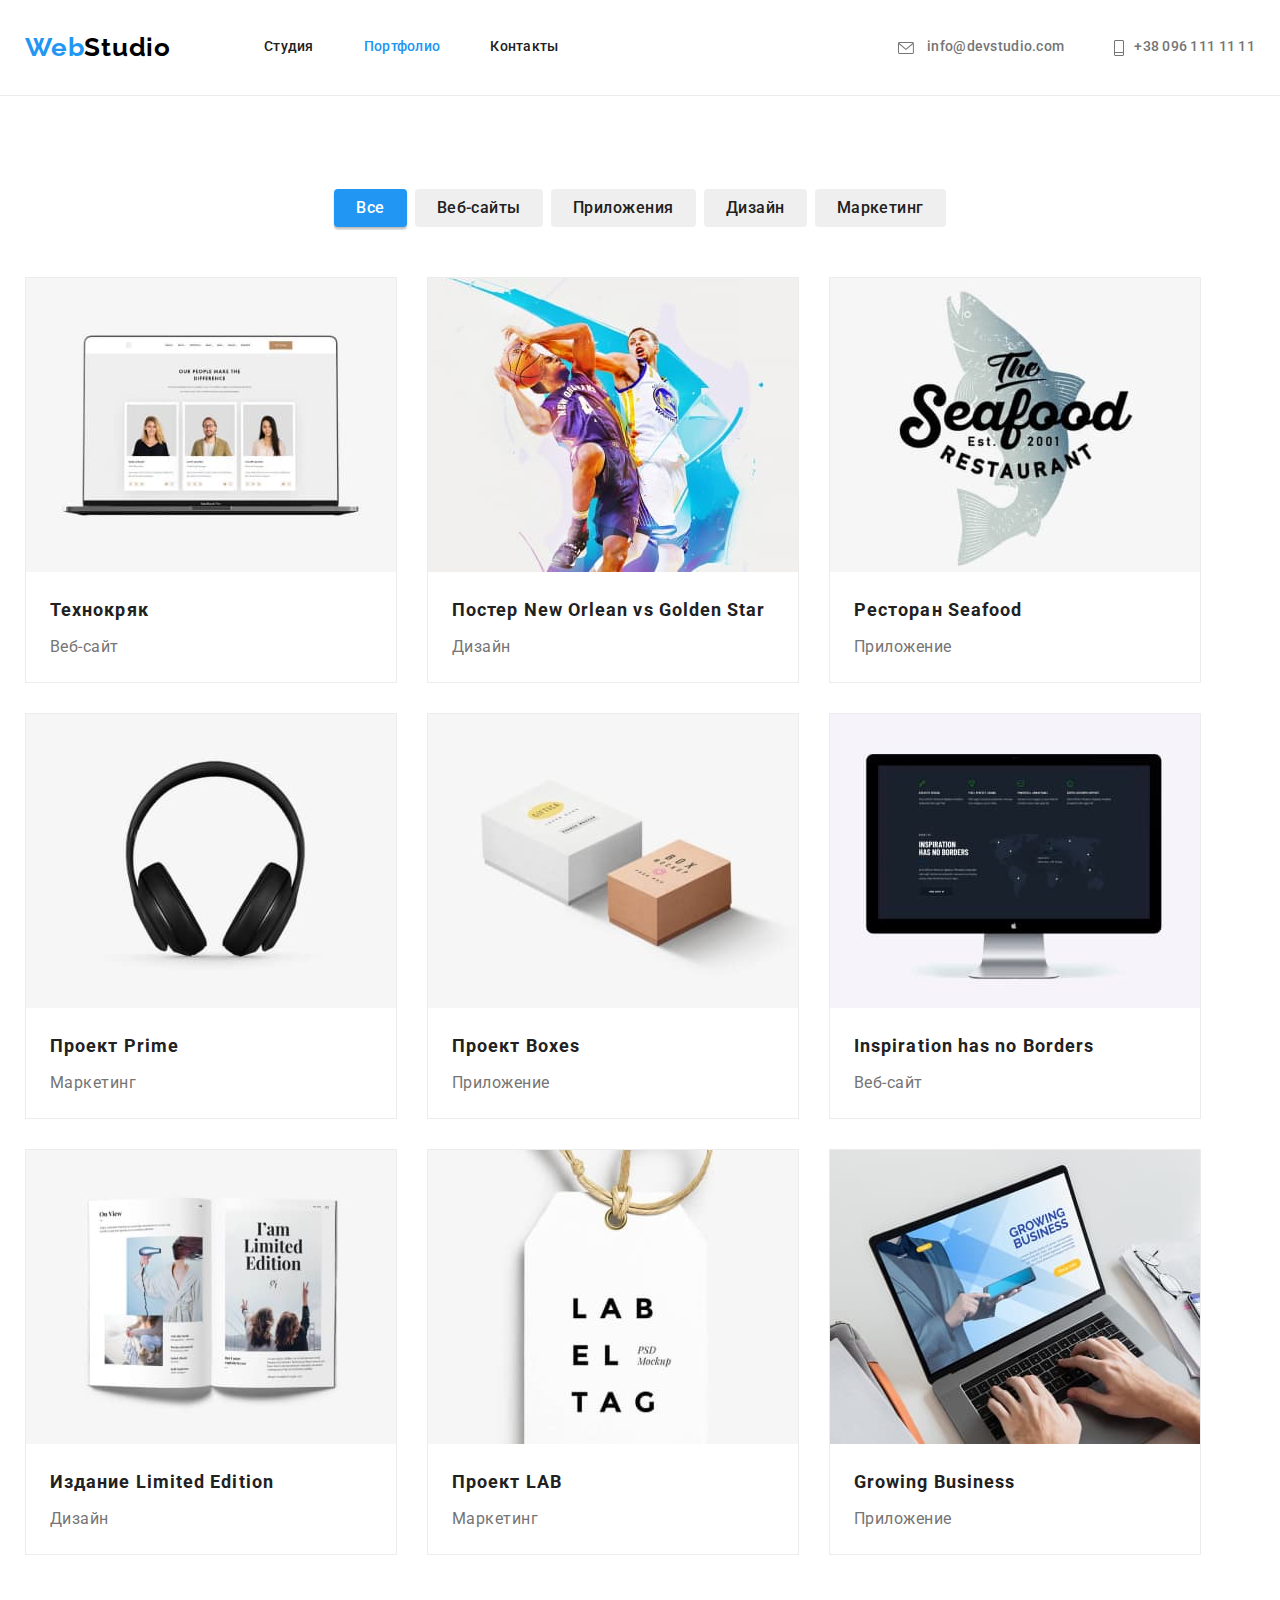
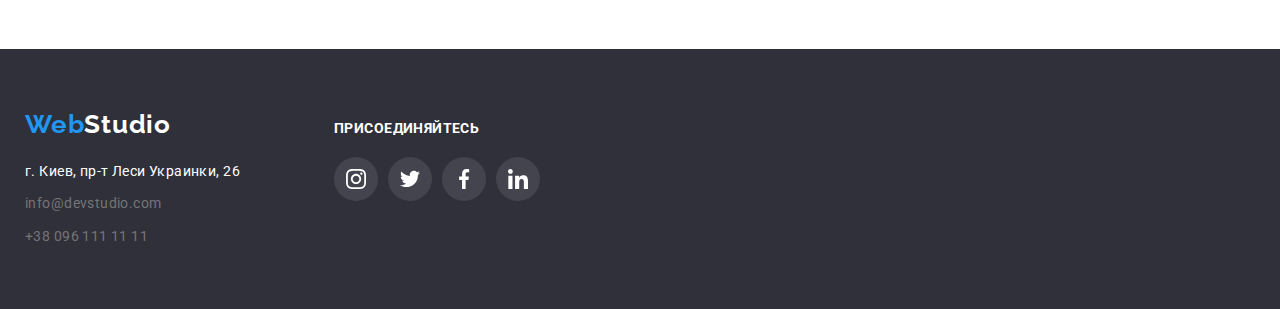
<file: portfolio.html>
<!DOCTYPE html>
<html lang="en">
  <head>
    <meta charset="UTF-8" />
    <meta http-equiv="X-UA-Compatible" content="IE=edge" />
    <meta name="viewport" content="width=device-width, initial-scale=1.0" />
    <title>Портфолиоt</title>
    <link rel="preconnect" href="https://fonts.googleapis.com" />
    <link rel="preconnect" href="https://fonts.gstatic.com" crossorigin />
    <link
      href="https://fonts.googleapis.com/css2?family=Raleway:wght@700&family=Roboto:wght@400;500;700;900&display=swap"
      rel="stylesheet"
    />
    <link
      rel="stylesheet"
      href="https://cdnjs.cloudflare.com/ajax/libs/modern-normalize/1.1.0/modern-normalize.min.css"
      integrity="sha512-wpPYUAdjBVSE4KJnH1VR1HeZfpl1ub8YT/NKx4PuQ5NmX2tKuGu6U/JRp5y+Y8XG2tV+wKQpNHVUX03MfMFn9Q=="
      crossorigin="anonymous"
      referrerpolicy="no-referrer"
    />
    <link rel="stylesheet" href="./css/reset.css" />
    <link rel="stylesheet" href="./css/style.css" />
  </head>
  <body>
    <!-- Header -->

    <header class="header">
      <div class="container">
        <!-- Navigation -->
        <a class="header-logo" href="./index.html">Web<span class="logo">Studio</span></a>
        <nav class="header-navigation">
          <ul class="header-list nav">
            <li class="header-item">
              <a class="header-link" href="./index.html">Студия</a>
            </li>
            <li class="header-item">
              <a class="header-link current" href="./portfolio.html">Портфолио</a>
            </li>
            <li class="header-item">
              <a class="header-link" href="">Контакты</a>
            </li>
          </ul>
        </nav>
        <!-- Contacts -->
        <ul class="header-contacts">
          <li class="header-item contact">
            <a class="contacts-item" href="mailto:info@devstudio.com">
              <svg class="contacts-email">
                <use href="./images/icon.svg#icon-email"></use>
              </svg>
              info@devstudio.com</a
            >
          </li>
          <li class="header-item contact">
            <a class="contacts-item" href="tel:+380961111111"
              ><svg class="contacts-phone">
                <use href="./images/icon.svg#icon-phone"></use></svg
              >+38 096 111 11 11</a
            >
          </li>
        </ul>
      </div>
    </header>
    <main>
      <section class="section">
        <h1 class="hidden-title">Портфолио</h1>
        <div class="container">
          <ul class="section-filter">
            <li class="item">
              <button class="filter button-filter current" type="button">Все</button>
            </li>
            <li class="item">
              <button class="filter button-filter" type="button">Веб-сайты</button>
            </li>
            <li class="item">
              <button class="filter button-filter" type="button">Приложения</button>
            </li>
            <li class="item"><button class="filter button-filter" type="button">Дизайн</button></li>
            <li class="item">
              <button class="filter button-filter" type="button">Маркетинг</button>
            </li>
          </ul>
          <ul class="portfolio-list">
            <li class="item">
              <a class="portfolio-link" href="">
                <img class="img" src="./images/img-8.jpg" width="370" alt="Технокряк" />

                <div class="cards">
                  <h2 class="portfolio-title">Технокряк</h2>
                  <p class="portfolio-item">Веб-сайт</p>
                </div>
              </a>
            </li>
            <li class="item cover">
              <a class="portfolio-link" href="">
                <img
                  class="img"
                  src="./images/img-7.jpg"
                  width="370"
                  alt="Постер New Orlean vs Golden Star"
                />

                <div class="cards">
                  <h2 class="portfolio-title">Постер New Orlean vs Golden Star</h2>
                  <p class="portfolio-item">Дизайн</p>
                </div>
              </a>
            </li>
            <li class="item">
              <a class="portfolio-link" href="">
                <img class="img" src="./images/img-6.jpg" width="370" alt="Ресторан Seafood" />

                <div class="cards">
                  <h2 class="portfolio-title">Ресторан Seafood</h2>
                  <p class="portfolio-item">Приложение</p>
                </div>
              </a>
            </li>
            <li class="item">
              <a class="portfolio-link" href="">
                <img class="img" src="./images/img-5.jpg" width="370" alt="Проект Prime" />

                <div class="cards">
                  <h2 class="portfolio-title">Проект Prime</h2>
                  <p class="portfolio-item">Маркетинг</p>
                </div>
              </a>
            </li>
            <li class="item">
              <a class="portfolio-link" href="">
                <img class="img" src="./images/img-4.jpg" width="370" alt="Проект Boxes" />

                <div class="cards">
                  <h2 class="portfolio-title">Проект Boxes</h2>
                  <p class="portfolio-item">Приложение</p>
                </div>
              </a>
            </li>
            <li class="item">
              <a class="portfolio-link" href="">
                <img
                  class="img"
                  src="./images/img-3.jpg"
                  width="370"
                  alt="Inspiration has no Borders"
                />

                <div class="cards">
                  <h2 class="portfolio-title">Inspiration has no Borders</h2>
                  <p class="portfolio-item">Веб-сайт</p>
                </div>
              </a>
            </li>
            <li class="item">
              <a class="portfolio-link" href="">
                <img
                  class="img"
                  src="./images/img-2.jpg"
                  width="370"
                  alt="Издание Limited Edition"
                />

                <div class="cards">
                  <h2 class="portfolio-title">Издание Limited Edition</h2>
                  <p class="portfolio-item">Дизайн</p>
                </div>
              </a>
            </li>
            <li class="item">
              <a class="portfolio-link" href="">
                <img class="img" src="./images/img-1.jpg" width="370" alt="Проект LAB" />

                <div class="cards">
                  <h2 class="portfolio-title">Проект LAB</h2>
                  <p class="portfolio-item">Маркетинг</p>
                </div>
              </a>
            </li>
            <li class="item">
              <a class="portfolio-link" href="">
                <img class="img" src="./images/img.jpg" width="370" alt="Growing Business" />

                <div class="cards">
                  <h2 class="portfolio-title">Growing Business</h2>
                  <p class="portfolio-item">Приложение</p>
                </div>
              </a>
            </li>
          </ul>
        </div>
      </section>
    </main>
    <!-- Footer -->

    <footer class="footer">
      <div class="container">
        <div class="footer-section">
          <div>
            <a class="header-logo item" href="./index.html"
              >Web<span class="footer-logo">Studio</span></a
            >

            <address>
              <ul class="footer-contacts">
                <li><p class="address-title">г. Киев, пр-т Леси Украинки, 26</p></li>
                <li>
                  <a class="footer-item" href="mailto:info@devstudio.com">info@devstudio.com</a>
                </li>
                <li>
                  <a class="footer-item" href="tel:+380961111111">+38 096 111 11 11</a>
                </li>
              </ul>
            </address>
          </div>
          <div class="social-section">
            <h2 class="section-title social-footer">присоединяйтесь</h2>
            <ul class="footer-social">
              <li class="social-item">
                <a class="social-link footer-social" href="">
                  <svg class="social links" width="20" height="20">
                    <use href="./images/icon.svg#icon-instagram"></use>
                  </svg>
                </a>
              </li>
              <li class="social-item">
                <a class="social-link footer-social" href="">
                  <svg class="social links" width="20" height="20">
                    <use href="./images/icon.svg#icon-twitter"></use>
                  </svg>
                </a>
              </li>
              <li class="social-item">
                <a class="social-link footer-social" href="">
                  <svg class="social links" width="20" height="20">
                    <use href="./images/icon.svg#icon-facebook"></use>
                  </svg>
                </a>
              </li>
              <li class="social-item">
                <a class="social-link footer-social" href="">
                  <svg class="social links" width="20" height="20">
                    <use href="./images/icon.svg#icon-linkedin"></use>
                  </svg>
                </a>
              </li>
            </ul>
          </div>
        </div>
      </div>
    </footer>
  </body>
</html>
</file>
<file: css/style.css>
:root {
  --main-text-color: #757575;
  --secondary-text-color: #212121;
  --accent-text-color: #2196f3;
  --main-color: #ffffff;
  --border-main-color: #ececec;
  --bgc-second-color: #2f303a;
  --color-section: #f5f4fa;
  --logo-color: #000000;
  --svg-main-color: #afb1b8;
  --svg-bg-footer: #43444d;
}

body {
  font-family: 'Roboto', sans-serif;
  font-weight: 400;
  font-style: normal;
  font-size: 14px;
  color: var(--main-text-color);
  background-color: var(--main-color);
}
.title-section {
  font-weight: 700;
  font-size: 36px;
  line-height: 1.16;
  text-align: center;
  letter-spacing: 0.03em;
  color: var(--secondary-text-color);
}

.container {
  width: 1230px;
  padding: 0 15px;
  margin-left: auto;
  margin-right: auto;
}

/* *------------------------------- Header------------------------- */

.header {
  border-bottom: 1px solid var(--border-main-color);
}
.header .container {
  display: flex;
  align-items: center;
}

.header-navigation {
  font-weight: 500;
  font-size: 14px;
  line-height: 1.14;
  letter-spacing: 0.02em;
}

/* Logo+Navigation */

.header-logo {
  display: block;
  margin-right: 93px;
  padding-top: 32px;
  padding-bottom: 32px;

  font-family: 'Raleway';
  font-weight: 700;
  font-size: 26px;
  line-height: 1.19;
  letter-spacing: 0.03em;
  color: var(--accent-text-color);
}
.logo {
  color: var(--logo-color);
}
.header-list {
  display: flex;
}

.header-list .header-item:not(:last-child) {
  margin-right: 50px;
}
.header-list .header-link {
  display: block;
  color: var(--secondary-text-color);
  padding-top: 32px;
  padding-bottom: 32px;
}
.header-list.header-link:focus,
.header-link:hover {
  color: var(--accent-text-color);
}
.header-navigation .header-link.current {
  color: var(--accent-text-color);
}

/* *-------------------------- Contacts -----------------------*/
.header-contacts {
  margin-left: auto;
  display: flex;
  align-items: baseline;

  font-weight: 500;
  font-size: 14px;
  line-height: 1.14;
  letter-spacing: 0.02em;
}
.header-contacts .contact:not(:last-child) {
  margin-right: 50px;
}
.contacts-item {
  fill: currentColor;
}
.contacts-email {
  width: 16px;
  height: 12px;
  vertical-align: middle;

  margin-right: 10px;
}
.contacts-phone {
  width: 10px;
  height: 16px;
  margin-right: 10px;
  vertical-align: middle;
}

.header-contacts .contacts-item {
  display: block;
  padding-top: 32px;
  padding-bottom: 32px;
  color: var(--main-text-color);
}
.header-contacts.contacts-item:focus,
.contacts-item:hover {
  color: var(--accent-text-color);
}

/* *------------------------- Hero--------------------- */

.main-hero {
  background-color: var(--bgc-second-color);

  padding: 200px 0;
  max-width: 1600px;
  height: 600px;

  margin-left: auto;
  margin-right: auto;
  background-image: linear-gradient(to right, rgba(47, 48, 58, 0.4), rgba(47, 48, 58, 0.4)),
    url(../images/hero.jpg);

  text-align: center;
}
.hero-title {
  margin-bottom: 30px;

  font-weight: 900;
  font-size: 44px;
  line-height: 1.36;
  text-transform: uppercase;
  color: var(--main-color);
}

/* Button */

.button {
  font-family: inherit;
  color: var(--secondary-text-color);
  background-color: var(--main-color);
  font-size: 16px;
  padding: 10px 32px;
  display: inline-block;
  border-radius: 4px;
  font-weight: 700;
  line-height: 1.87;
  align-items: center;
  text-align: center;
  letter-spacing: 0.06em;
  box-shadow: 0px 4px 4px rgba(0, 0, 0, 0.15);
}
.button.hero-button {
  color: var(--main-color);
  background-color: var(--accent-text-color);
}
.button:focus,
.button:hover {
  background-color: #188ce8;
}

/* *---------------------------Main section---------------------------------- */
.section {
  padding: 94px 0;
}
.hidden-title {
  width: 1px;
  height: 1px;
  overflow: hidden;
  opacity: 0;
  margin: -1px;
}

.section-title {
  margin-bottom: 10px;

  font-weight: 700;
  font-size: 14px;
  line-height: 1.14;
  letter-spacing: 0.03em;
  text-transform: uppercase;
  color: var(--secondary-text-color);
}
.bg-img {
  width: 100%;
  height: 120px;
  background-color: var(--color-section);
  border-radius: 4px;
  margin-bottom: 30px;

  display: flex;
  justify-content: center;
  align-items: center;
}

.list {
  padding-bottom: 0;
}
.section-content {
  display: flex;
}
.section-content .item {
  width: 270px;
}
.section-content .item:not(:last-child) {
  margin-right: 30px;
}

.section-item {
  font-size: 14px;
  line-height: 1.71;
  letter-spacing: 0.03em;
}

.section.img {
  align-items: center;
}

.section-image {
  display: flex;
}
.section-image .item:not(:last-child) {
  margin-right: 30px;
}

.section .section-image {
  margin-top: 50px;
}

/* *--------------------------- Team --------------------------*/

.team-list {
  display: flex;
}
.team {
  align-items: center;
  background-color: var(--color-section);
}
.team-list .item-cards {
  padding-top: 30px;
  box-shadow: 0px 1px 3px rgba(0, 0, 0, 0.12), 0px 1px 1px rgba(0, 0, 0, 0.14),
    0px 2px 1px rgba(0, 0, 0, 0.2);
  border-radius: 0px 0px 4px 4px;
  background-color: var(--main-color);
}
.team-list .team-item:not(:last-child) {
  margin-right: 30px;
}

.team-list {
  margin-top: 50px;
}
.item-cards {
  padding: 30px 0;
}
.team-title {
  margin-bottom: 10px;

  font-style: normal;
  font-weight: 500;
  font-size: 16px;
  line-height: 1.18;
  text-align: center;
  letter-spacing: 0.03em;
  color: var(--secondary-text-color);
}
.profession {
  font-size: 16px;
  line-height: 1.18;
  text-align: center;
  letter-spacing: 0.03em;
  margin-bottom: 16px;
}
.social-list .social-item:not(:last-child) {
  margin-right: 10px;
}
.social-list {
  display: flex;
  justify-content: center;
}
.social-link {
  display: flex;
  justify-content: center;
  align-items: center;
  width: 40px;
  height: 40px;
  border-radius: 50%;
  fill: currentColor;
}
.social-list .social-link:focus,
.social-link:hover {
  fill: var(--main-color);
  background-color: var(--accent-text-color);
}
.social {
  color: var(--svg-main-color);
}
/* *------Company------------ */

.company {
  background-color: var(--main-color);
  padding: 94px 0;
}
.client {
  display: flex;
  justify-content: center;
  align-items: center;
  margin-top: 50px;
}
.client .client-list {
  color: var(--svg-main-color);
  width: calc(100% / 6 - 30px);
}

.client .client-list:not(:last-child) {
  margin-right: 30px;
}

.icon-client {
  display: flex;
  justify-content: center;
  align-items: center;
  fill: currentColor;

  border: 1px solid var(--svg-main-color);
  border-radius: 4px;
  height: 92px;
}
.clients-item {
  background-position: center;
  width: 106px;
  height: 60px;
  color: var(--svg-main-color);
}
.icon-client:focus,
.icon-client:hover {
  fill: var(--accent-text-color);
}

/* *----------------------------------- Footer----------------------------- */

.footer {
  padding: 60px 0;
  background-color: var(--bgc-second-color);
}
.header-logo.item {
  padding: 0;
  margin-bottom: 20px;
}
.footer-logo {
  color: var(--main-color);
}
.address-title {
  color: var(--main-color);
}

.footer-contacts .footer-item {
  color: var(--main-text-color);
}
.footer-item {
  display: block;
  margin-top: 9px;
}

.footer-contacts {
  font-style: normal;
  line-height: 1.71;
  letter-spacing: 0.03em;
}
.footer-section {
  display: flex;
}
.section-title.footer-social {
  color: var(--main-color);
}
.footer-social .social-item:not(:last-child) {
  margin-right: 10px;
}

.social-section {
  padding-top: 12px;
  margin-left: 70px;
}
.footer-social {
  display: flex;
}
.section-title.social-footer {
  margin-bottom: 20px;
  color: var(--main-color);
}
.social-link.footer-social {
  width: 44px;
  height: 44px;

  display: flex;
  justify-content: center;

  background-color: var(--svg-bg-footer);

  border-radius: 50%;
  fill: currentColor;
}
.social-list .social-link:focus,
.social-link:hover {
  background-color: var(--accent-text-color);
}
.social.links {
  color: var(--main-color);
}

/* *-------------------------- Portfolio filter button------------------------ */

.section-filter {
  display: flex;
  justify-content: center;
  margin-bottom: 50px;
}

.section-filter .item:not(:last-child) {
  margin-right: 8px;
}

.filter {
  border: 1px solid var(--logo-color) transparent;
  color: var(--secondary-text-color);
  border-radius: 4px;
  padding: 6px 22px;
  display: inline-block;
  font-family: inherit;
  font-weight: 500;
  font-size: 16px;
  line-height: 1.62;
  text-align: center;
  letter-spacing: 0.03em;
}
.section-filter .current {
  color: var(--main-color);
  background-color: var(--accent-text-color);
  box-shadow: 0px 3px 1px rgba(0, 0, 0, 0.1), 0px 1px 2px rgba(0, 0, 0, 0.08),
    0px 2px 2px rgba(0, 0, 0, 0.12);
}
.filter.button-filter:hover,
.button-filter:focus {
  color: var(--main-color);
  background-color: var(--accent-text-color);
  box-shadow: 0px 3px 1px rgba(0, 0, 0, 0.1), 0px 1px 2px rgba(0, 0, 0, 0.08),
    0px 2px 2px rgba(0, 0, 0, 0.12);
}
/* *----------------------------------- Portfolio------------------------------- */
.portfolio-list {
  display: flex;
  flex-wrap: wrap;
}
.portfolio-list .item {
  margin-right: 30px;
  margin-bottom: 30px;
  border: 1px solid var(--border-main-color);
}
.portfolio-list .item:hover,
.item:focus {
  box-shadow: 0px 1px 1px rgba(0, 0, 0, 0.12), 0px 4px 4px rgba(0, 0, 0, 0.06),
    1px 4px 6px rgba(0, 0, 0, 0.16);
}

.portfolio-list .item:nth-child(3n) {
  margin-right: 0;
}
.portfolio-list .item:nth-last-child(-n + 3) {
  margin-bottom: 0;
}

.portfolio-title {
  margin-bottom: 4px;
  color: var(--secondary-text-color);

  font-weight: 700;
  font-size: 18px;
  line-height: 2;
  text-align: left;
  letter-spacing: 0.06em;
}
.cards {
  padding: 20px 24px;
}
.portfolio-item {
  font-size: 16px;
  line-height: 1.87;
  letter-spacing: 0.03em;
  color: var(--main-text-color);
}
</file>
